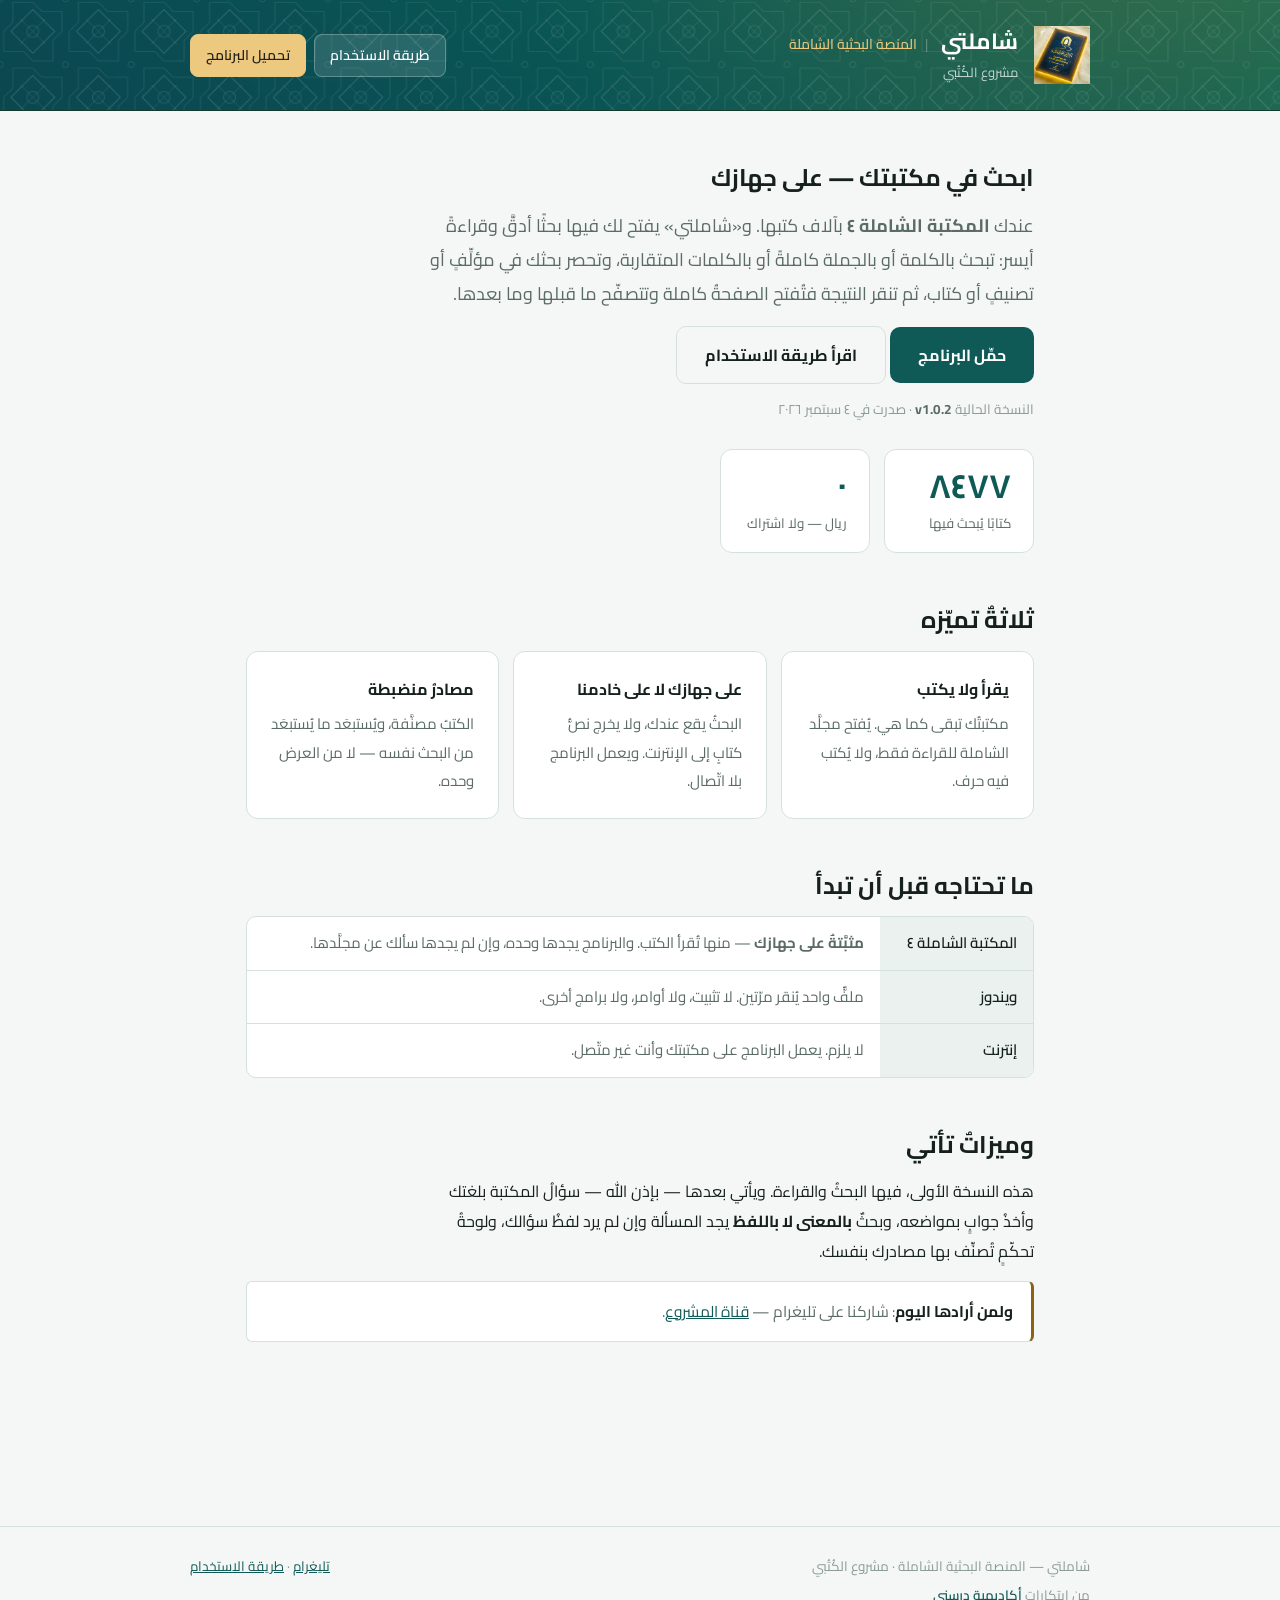
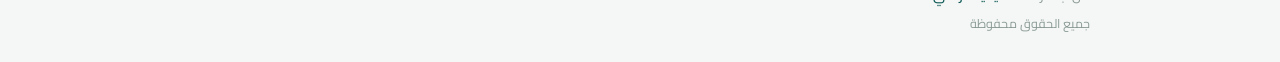
<file: index.html>
<!doctype html>
<html lang="ar" dir="rtl">
<head>
<meta charset="utf-8">
<meta name="viewport" content="width=device-width, initial-scale=1">
<title>شاملتي — المنصة البحثية الشاملة</title>
<meta name="description" content="برنامجٌ يبحث في مكتبتك من المكتبة الشاملة ٤ على جهازك: بحثٌ لفظيّ دقيق، وقراءةٌ للصفحة كاملة، ومصادرُ منضبطة. ملفٌّ واحد يُنقر مرّتين.">
<meta property="og:title" content="شاملتي — المنصة البحثية الشاملة">
<meta property="og:description" content="ابحث في مكتبتك من الشاملة ٤ على جهازك. ملفٌّ واحد، بلا تثبيت، وبلا إنترنت.">
<meta property="og:type" content="website">
<link rel="stylesheet" href="./brand.css">
<link rel="icon" href="./assets/logo.png">
</head>
<body>

<header class="site-head">
  <div class="row">
    <img src="./assets/logo.png" alt="شاملتي" width="317" height="331">
    <div>
      <h1>شاملتي <span class="t">المنصة البحثية الشاملة</span></h1>
      <p class="by">مشروع الكُتُبي</p>
    </div>
    <nav class="site-nav">
      <a href="./how.html">طريقة الاستخدام</a>
      <a class="cta" href="./how.html#download">تحميل البرنامج</a>
    </nav>
  </div>
</header>

<div class="wrap">

<section>
  <h2>ابحث في مكتبتك — على جهازك</h2>
  <p class="lede">
    عندك <strong>المكتبة الشاملة ٤</strong> بآلاف كتبها. و«شاملتي» يفتح لك فيها
    بحثًا أدقَّ وقراءةً أيسر: تبحث بالكلمة أو بالجملة كاملةً أو بالكلمات
    المتقاربة، وتحصر بحثك في مؤلِّفٍ أو تصنيفٍ أو كتاب، ثم تنقر النتيجة فتُفتح
    الصفحةُ كاملة وتتصفّح ما قبلها وما بعدها.
  </p>
  <p>
    <a class="btn" href="./how.html#download">حمِّل البرنامج</a>
    <a class="btn ghost" href="./how.html">اقرأ طريقة الاستخدام</a>
  </p>

  <p class="ver">
    النسخة الحالية <b id="verTag">v1.0.2</b> · صدرت في <span id="verDate">٤ سبتمبر ٢٠٢٦</span>
  </p>

  <div class="stats">
    <div class="stat" id="dlStat" hidden>
      <b id="dlCount">—</b>
      <span>مرّة حُمِّل البرنامج</span>
    </div>
    <div class="stat">
      <b>٨٤٧٧</b>
      <span>كتابًا يُبحث فيها</span>
    </div>
    <div class="stat">
      <b>٠</b>
      <span>ريال — ولا اشتراك</span>
    </div>
  </div>
</section>

<section>
  <h2>ثلاثةٌ تميّزه</h2>
  <div class="grid">
    <div class="card">
      <h3>يقرأ ولا يكتب</h3>
      <p>مكتبتُك تبقى كما هي. يُفتح مجلَّد الشاملة للقراءة فقط، ولا يُكتب فيه حرف.</p>
    </div>
    <div class="card">
      <h3>على جهازك لا على خادمنا</h3>
      <p>البحثُ يقع عندك، ولا يخرج نصُّ كتابٍ إلى الإنترنت. ويعمل البرنامج بلا اتّصال.</p>
    </div>
    <div class="card">
      <h3>مصادرُ منضبطة</h3>
      <p>الكتبُ مصنَّفة، ويُستبعَد ما يُستبعَد من البحث نفسه — لا من العرض وحده.</p>
    </div>
  </div>
</section>

<section>
  <h2>ما تحتاجه قبل أن تبدأ</h2>
  <div class="tablewrap">
    <table>
      <tbody>
        <tr>
          <th scope="row">المكتبة الشاملة ٤</th>
          <td><strong>مثبَّتةٌ على جهازك</strong> — منها تُقرأ الكتب. والبرنامج يجدها وحده، وإن لم يجدها سألك عن مجلَّدها.</td>
        </tr>
        <tr>
          <th scope="row">ويندوز</th>
          <td>ملفٌّ واحد يُنقر مرّتين. لا تثبيت، ولا أوامر، ولا برامج أخرى.</td>
        </tr>
        <tr>
          <th scope="row">إنترنت</th>
          <td>لا يلزم. يعمل البرنامج على مكتبتك وأنت غير متّصل.</td>
        </tr>
      </tbody>
    </table>
  </div>
</section>

<section>
  <h2>وميزاتٌ تأتي</h2>
  <p>
    هذه النسخة الأولى، فيها البحثُ والقراءة. ويأتي بعدها — بإذن الله — سؤالُ
    المكتبة بلغتك وأخذُ جوابٍ بمواضعه، وبحثٌ <strong>بالمعنى لا باللفظ</strong>
    يجد المسألة وإن لم يرد لفظُ سؤالك، ولوحةُ تحكّمٍ تُصنِّف بها مصادرك بنفسك.
  </p>
  <div class="note">
    <p>
      <strong>ولمن أرادها اليوم</strong>: شاركنا على تليغرام —
      <a href="https://t.me/DRRESNiChannel">قناة المشروع</a>.
    </p>
  </div>
</section>

</div>

<footer class="site">
  <div class="row">
    <div>
      <div>شاملتي — المنصة البحثية الشاملة · مشروع الكُتُبي</div>
      <div class="from">من ابتكارات <a href="https://drresni.com">أكاديمية درسني</a></div>
      <div class="rights">جميع الحقوق محفوظة</div>
    </div>
    <span><a href="https://t.me/DRRESNiChannel">تليغرام</a> · <a href="./how.html">طريقة الاستخدام</a></span>
  </div>
</footer>

<script>
/* عدّادُ التنزيلات: مجموعُ مرفقات كل الإصدارات من واجهة غيت هَب.
   ويُخفى العدّادُ عند التعذّر أو عند الصفر — فرقمٌ خاطئ أسوأُ من لا رقم. */
(function () {
  var box = document.getElementById("dlStat");
  var out = document.getElementById("dlCount");
  if (!box || !out) return;
  fetch("https://api.github.com/repos/aburaji/shamelaty-app/releases", {
    headers: { accept: "application/vnd.github+json" }
  })
    .then(function (r) { return r.ok ? r.json() : Promise.reject(r.status); })
    .then(function (rels) {
      var n = 0;
      (rels || []).forEach(function (rel) {
        (rel.assets || []).forEach(function (a) { n += a.download_count || 0; });
      });
      if (!n) return;
      out.textContent = n.toLocaleString("ar-EG");
      box.hidden = false;
    })
    .catch(function () { /* الصفحة كاملةٌ بدونه */ });
})();
</script>
<script>
/* رقمُ الإصدار وتاريخُه من غيت هَب. والمكتوبُ في الصفحة احتياطٌ يُقرأ عند
   التعذّر — فلا يبقى المكانُ فارغًا ولا يُكتب فيه خطأ. */
(function () {
  var t = document.getElementById("verTag");
  var d = document.getElementById("verDate");
  if (!t || !d) return;
  fetch("https://api.github.com/repos/aburaji/shamelaty-app/releases/latest", {
    headers: { accept: "application/vnd.github+json" }
  })
    .then(function (r) { return r.ok ? r.json() : Promise.reject(r.status); })
    .then(function (rel) {
      if (rel.tag_name) t.textContent = rel.tag_name;
      var x = rel.published_at ? new Date(rel.published_at) : null;
      if (x && !isNaN(x.getTime())) {
        d.textContent = x.toLocaleDateString("ar-EG", { year: "numeric", month: "long", day: "numeric" });
      }
    })
    .catch(function () { /* المكتوبُ في الصفحة يكفي */ });
})();
</script>
</body>
</html>
</file>
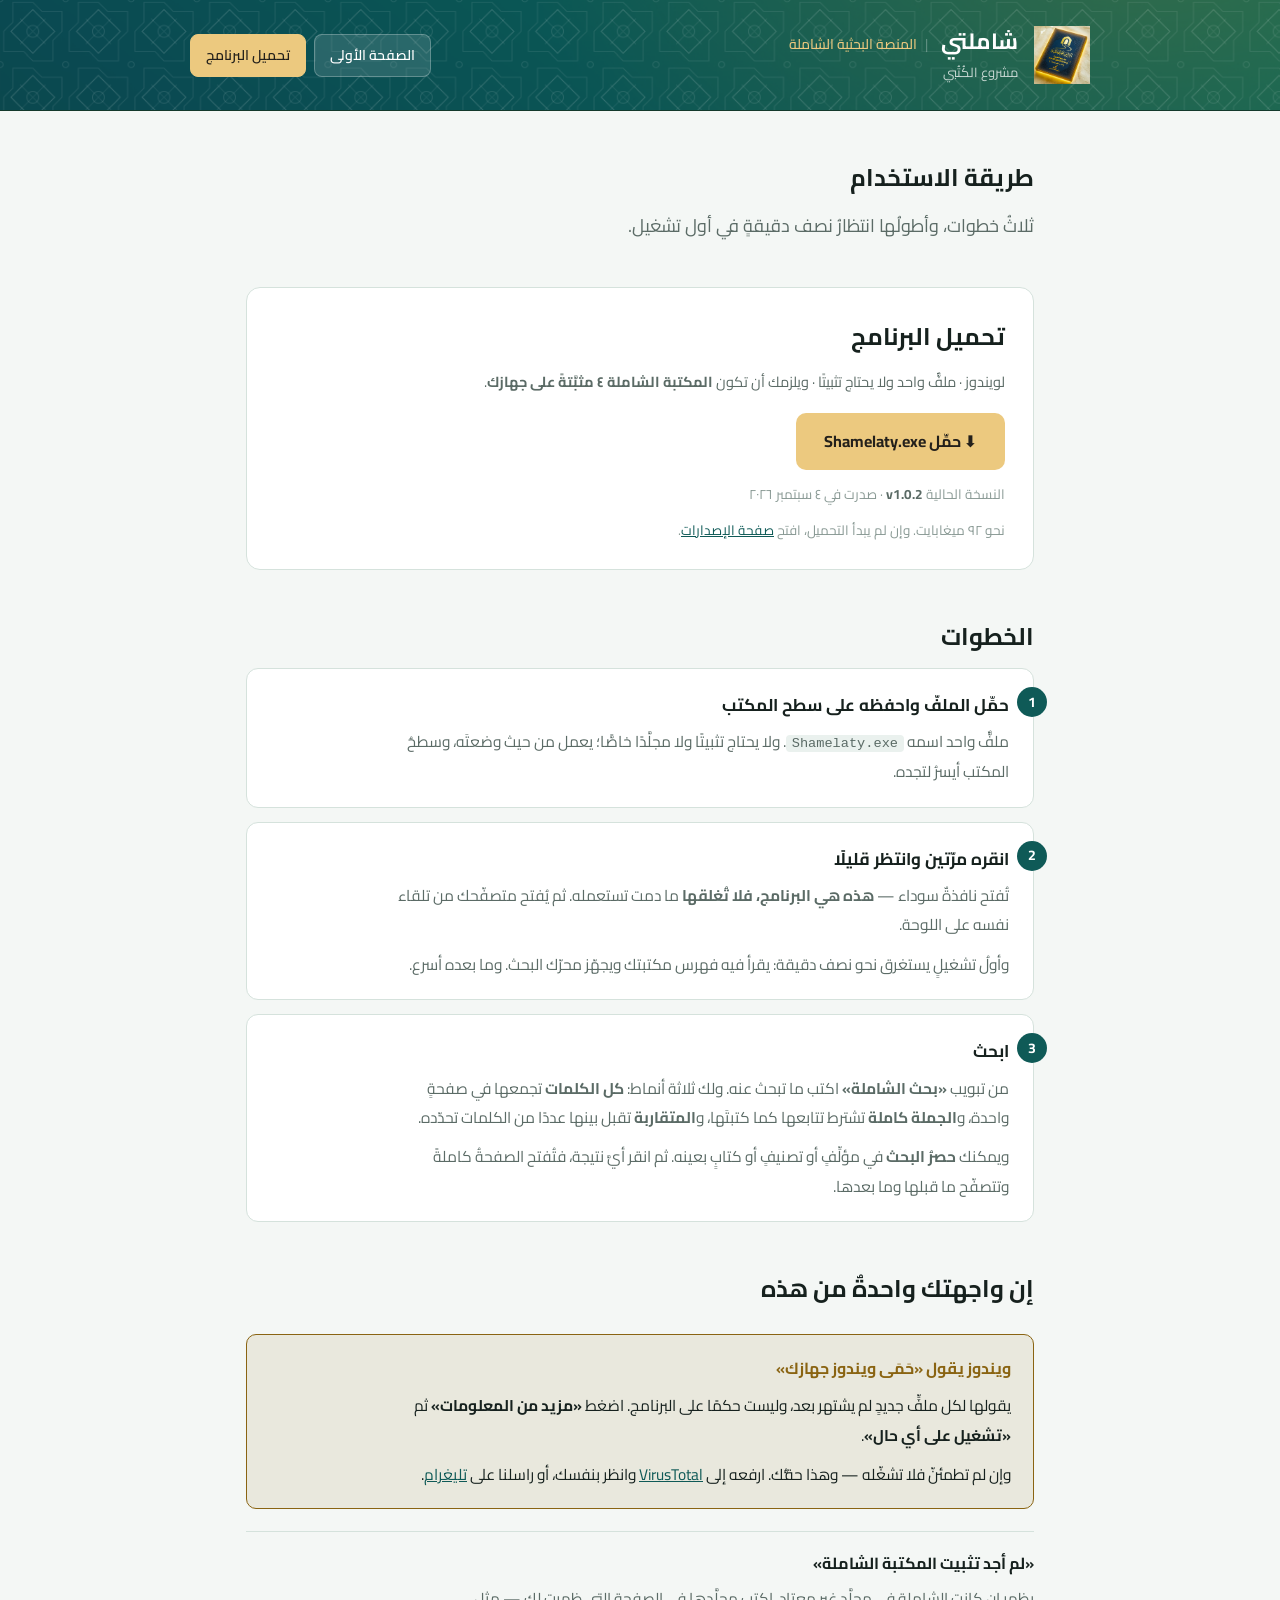
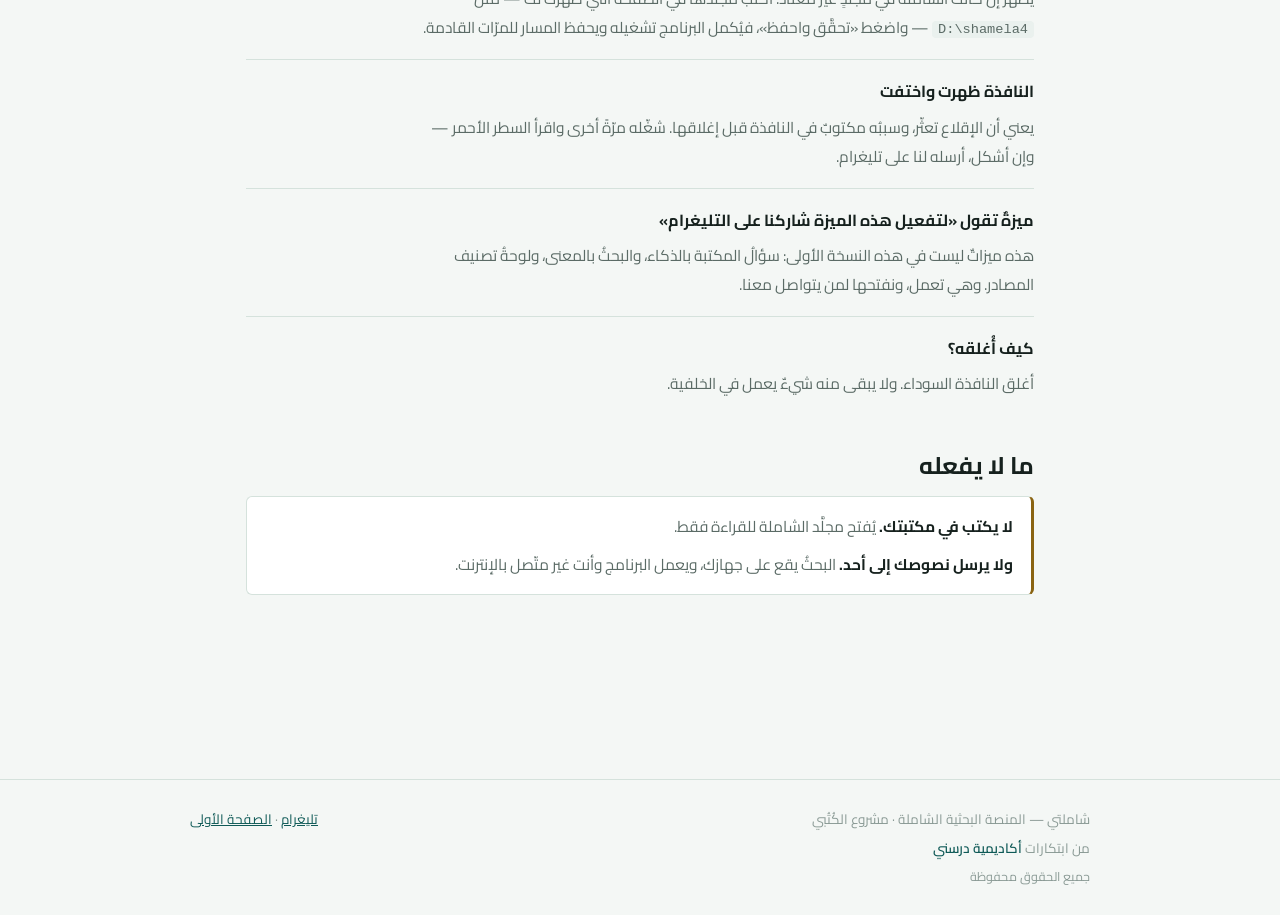
<file: how.html>
<!doctype html>
<html lang="ar" dir="rtl">
<head>
<meta charset="utf-8">
<meta name="viewport" content="width=device-width, initial-scale=1">
<title>طريقة الاستخدام — شاملتي</title>
<meta name="description" content="خطواتُ تشغيل «شاملتي»: حمِّل الملفّ، انقره مرّتين، فتُفتح اللوحة في متصفحك وتبحث في مكتبتك من الشاملة ٤.">
<link rel="stylesheet" href="./brand.css">
<link rel="icon" href="./assets/logo.png">
<style>
  .dl { background: var(--surface); border: 1px solid var(--line); border-radius: 14px;
        padding: 26px 28px; margin: 26px 0; }
  .dl h2 { margin: 0 0 8px; }
  .dl .meta { font-size: 13.5px; color: var(--ink-3); margin: 12px 0 0; }
  .dl .req { font-size: 14.5px; color: var(--ink-2); margin: 0 0 18px; }
  .warnbox { border: 1px solid var(--warn); background: color-mix(in srgb, var(--warn) 10%, transparent);
             border-radius: 10px; padding: 18px 22px; margin: 22px 0; }
  .warnbox h3 { margin: 0 0 8px; font-size: 16px; color: var(--warn); }
  .warnbox p { margin: 0 0 10px; font-size: 15.5px; }
  .warnbox p:last-child { margin: 0; }
  .faq { border-top: 1px solid var(--line); padding-top: 16px; margin-top: 16px; }
  .faq:first-of-type { border-top: 0; }
  .faq h3 { margin: 0 0 6px; font-size: 16px; }
  .faq p { margin: 0; color: var(--ink-2); font-size: 15.5px; }
</style>
</head>
<body>

<header class="site-head">
  <div class="row">
    <img src="./assets/logo.png" alt="شاملتي" width="317" height="331">
    <div>
      <h1>شاملتي <span class="t">المنصة البحثية الشاملة</span></h1>
      <p class="by">مشروع الكُتُبي</p>
    </div>
    <nav class="site-nav">
      <a href="./index.html">الصفحة الأولى</a>
      <a class="cta" href="#download">تحميل البرنامج</a>
    </nav>
  </div>
</header>

<div class="wrap">

<section>
  <h2>طريقة الاستخدام</h2>
  <p class="lede">
    ثلاثُ خطوات، وأطولُها انتظارُ نصف دقيقةٍ في أول تشغيل.
  </p>
</section>

<section id="download">
  <div class="dl">
    <h2>تحميل البرنامج</h2>
    <p class="req">
      لويندوز · ملفٌّ واحد ولا يحتاج تثبيتًا · ويلزمك أن تكون
      <strong>المكتبة الشاملة ٤ مثبَّتةً على جهازك</strong>.
    </p>
    <a class="btn gold" id="dl" href="https://github.com/aburaji/shamelaty-app/releases/latest/download/Shamelaty.exe">
      ⬇ حمِّل Shamelaty.exe
    </a>
    <p class="ver">
      النسخة الحالية <b id="verTag">v1.0.2</b> · صدرت في <span id="verDate">٤ سبتمبر ٢٠٢٦</span>
    </p>
    <p class="meta">
      نحو ٩٢ ميغابايت. وإن لم يبدأ التحميل، افتح
      <a href="https://github.com/aburaji/shamelaty-app/releases/latest">صفحة الإصدارات</a>.
    </p>
  </div>
</section>

<section>
  <h2>الخطوات</h2>
  <div class="steps">

    <div class="step">
      <h3>حمِّل الملفّ واحفظه على سطح المكتب</h3>
      <p>
        ملفٌّ واحد اسمه <code>Shamelaty.exe</code>. ولا يحتاج تثبيتًا ولا مجلَّدًا
        خاصًّا؛ يعمل من حيث وضعتَه، وسطحُ المكتب أيسرُ لتجده.
      </p>
    </div>

    <div class="step">
      <h3>انقره مرّتين وانتظر قليلًا</h3>
      <p>
        تُفتح نافذةٌ سوداء — <strong>هذه هي البرنامج، فلا تُغلقها</strong> ما دمت
        تستعمله. ثم يُفتح متصفّحك من تلقاء نفسه على اللوحة.
      </p>
      <p>
        وأولُ تشغيلٍ يستغرق نحو نصف دقيقة: يقرأ فيه فهرس مكتبتك ويجهّز محرّك
        البحث. وما بعده أسرع.
      </p>
    </div>

    <div class="step">
      <h3>ابحث</h3>
      <p>
        من تبويب <strong>«بحث الشاملة»</strong> اكتب ما تبحث عنه. ولك ثلاثة
        أنماط: <strong>كل الكلمات</strong> تجمعها في صفحةٍ واحدة،
        و<strong>الجملة كاملة</strong> تشترط تتابعها كما كتبتَها،
        و<strong>المتقاربة</strong> تقبل بينها عددًا من الكلمات تحدّده.
      </p>
      <p>
        ويمكنك <strong>حصرُ البحث</strong> في مؤلِّفٍ أو تصنيفٍ أو كتابٍ بعينه.
        ثم انقر أيَّ نتيجة، فتُفتح الصفحةُ كاملةً وتتصفّح ما قبلها وما بعدها.
      </p>
    </div>

  </div>
</section>

<section>
  <h2>إن واجهتك واحدةٌ من هذه</h2>

  <div class="warnbox">
    <h3>ويندوز يقول «حَمَى ويندوز جهازك»</h3>
    <p>
      يقولها لكل ملفٍّ جديدٍ لم يشتهر بعد، وليست حكمًا على البرنامج. اضغط
      <strong>«مزيد من المعلومات»</strong> ثم <strong>«تشغيل على أي حال»</strong>.
    </p>
    <p>
      وإن لم تطمئنّ فلا تشغّله — وهذا حقُّك. ارفعه إلى
      <a href="https://www.virustotal.com/">VirusTotal</a> وانظر بنفسك، أو
      راسلنا على <a href="https://t.me/DRRESNiChannel">تليغرام</a>.
    </p>
  </div>

  <div class="faq">
    <h3>«لم أجد تثبيت المكتبة الشاملة»</h3>
    <p>
      يظهر إن كانت الشاملة في مجلَّدٍ غير معتاد. اكتب مجلَّدها في الصفحة التي
      ظهرت لك — مثل <code>D:\shamela4</code> — واضغط «تحقَّق واحفظ»، فيُكمل
      البرنامج تشغيله ويحفظ المسار للمرّات القادمة.
    </p>
  </div>

  <div class="faq">
    <h3>النافذة ظهرت واختفت</h3>
    <p>
      يعني أن الإقلاع تعثّر، وسببُه مكتوبٌ في النافذة قبل إغلاقها. شغّله مرّةً
      أخرى واقرأ السطر الأحمر — وإن أشكل، أرسله لنا على تليغرام.
    </p>
  </div>

  <div class="faq">
    <h3>ميزةٌ تقول «لتفعيل هذه الميزة شاركنا على التليغرام»</h3>
    <p>
      هذه ميزاتٌ ليست في هذه النسخة الأولى: سؤالُ المكتبة بالذكاء، والبحثُ
      بالمعنى، ولوحةُ تصنيف المصادر. وهي تعمل، ونفتحها لمن يتواصل معنا.
    </p>
  </div>

  <div class="faq">
    <h3>كيف أُغلقه؟</h3>
    <p>أغلق النافذة السوداء. ولا يبقى منه شيءٌ يعمل في الخلفية.</p>
  </div>
</section>

<section>
  <h2>ما لا يفعله</h2>
  <div class="note">
    <p>
      <strong>لا يكتب في مكتبتك.</strong> يُفتح مجلَّد الشاملة للقراءة فقط.
    </p>
    <p>
      <strong>ولا يرسل نصوصك إلى أحد.</strong> البحثُ يقع على جهازك، ويعمل
      البرنامج وأنت غير متّصل بالإنترنت.
    </p>
  </div>
</section>

</div>

<footer class="site">
  <div class="row">
    <div>
      <div>شاملتي — المنصة البحثية الشاملة · مشروع الكُتُبي</div>
      <div class="from">من ابتكارات <a href="https://drresni.com">أكاديمية درسني</a></div>
      <div class="rights">جميع الحقوق محفوظة</div>
    </div>
    <span><a href="https://t.me/DRRESNiChannel">تليغرام</a> · <a href="./index.html">الصفحة الأولى</a></span>
  </div>
</footer>

<script>
/* رقمُ الإصدار وتاريخُه من غيت هَب. والمكتوبُ في الصفحة احتياطٌ يُقرأ عند
   التعذّر — فلا يبقى المكانُ فارغًا ولا يُكتب فيه خطأ. */
(function () {
  var t = document.getElementById("verTag");
  var d = document.getElementById("verDate");
  if (!t || !d) return;
  fetch("https://api.github.com/repos/aburaji/shamelaty-app/releases/latest", {
    headers: { accept: "application/vnd.github+json" }
  })
    .then(function (r) { return r.ok ? r.json() : Promise.reject(r.status); })
    .then(function (rel) {
      if (rel.tag_name) t.textContent = rel.tag_name;
      var x = rel.published_at ? new Date(rel.published_at) : null;
      if (x && !isNaN(x.getTime())) {
        d.textContent = x.toLocaleDateString("ar-EG", { year: "numeric", month: "long", day: "numeric" });
      }
    })
    .catch(function () { /* المكتوبُ في الصفحة يكفي */ });
})();
</script>
</body>
</html>
</file>
<file: brand.css>
/* هُوية «شاملتي» — تشترك فيها صفحات الموقع.
   الألوان مقيسةٌ من صورة الترويسة نفسها: طرفُها #0F5A57 وأيمنُها #246A50. */

@font-face {
  font-family: "Cairo";
  font-style: normal;
  font-weight: 400 700;
  font-display: swap;
  src: url("./assets/fonts/cairo-arabic.woff2") format("woff2");
  unicode-range: U+0600-06FF, U+0750-077F, U+0870-088E, U+0890-0891, U+0897-08E1,
    U+08E3-08FF, U+200C-200E, U+2010-2011, U+204F, U+2E41, U+FB50-FDFF,
    U+FE70-FE74, U+FE76-FEFC;
}
@font-face {
  font-family: "Cairo";
  font-style: normal;
  font-weight: 400 700;
  font-display: swap;
  src: url("./assets/fonts/cairo-latin.woff2") format("woff2");
  unicode-range: U+0000-00FF, U+0131, U+0152-0153, U+02BB-02BC, U+02C6, U+02DA,
    U+02DC, U+2000-206F, U+20AC, U+2122, U+2212, U+FEFF, U+FFFD;
}

:root {
  color-scheme: light dark;
  --teal: #0f5a57;
  --green: #246a50;
  --gold: #ecc97f;
  --bg: #f4f7f5;
  --surface: #ffffff;
  --surface-2: #eaf1ee;
  --line: #d5e2dc;
  --ink: #16211e;
  --ink-2: #5b6b66;
  --ink-3: #8a9a95;
  --warn: #8a6412;
  --display: "Cairo", "Segoe UI", Tahoma, sans-serif;
  --body: "Cairo", "Segoe UI", Tahoma, system-ui, sans-serif;
  --mono: ui-monospace, Consolas, "Courier New", monospace;
  --pad: clamp(20px, 5vw, 56px);
}

@media (prefers-color-scheme: dark) {
  :root:not([data-theme="light"]) {
    --gold: #e6c079;
    --bg: #0e1614;
    --surface: #14201e;
    --surface-2: #1b2b28;
    --line: #263a36;
    --ink: #e3ede9;
    --ink-2: #9ab0aa;
    --ink-3: #74857f;
    --warn: #d9a940;
  }
}

* { box-sizing: border-box; }

body {
  margin: 0;
  background: var(--bg);
  color: var(--ink);
  direction: rtl;
  font-family: var(--body);
  font-size: 16px;
  line-height: 1.9;
  -webkit-font-smoothing: antialiased;
}

h1, h2, h3 { font-family: var(--display); font-weight: 700; text-wrap: balance; }

a { color: var(--teal); }
@media (prefers-color-scheme: dark) { :root:not([data-theme="light"]) a { color: #58bda6; } }

.wrap { max-width: 900px; margin: 0 auto; padding: 0 var(--pad) 80px; }

/* ── الترويسة ── */
.site-head {
  background: var(--teal) url("./assets/header-bg.png") center / cover no-repeat;
  padding: 26px var(--pad);
  border-bottom: 1px solid color-mix(in srgb, var(--green) 55%, #000);
}
.site-head .row { max-width: 900px; margin: 0 auto; display: flex; align-items: center; gap: 16px; flex-wrap: wrap; }
.site-head img { height: 58px; width: auto; display: block; flex: none; }
.site-head h1 { margin: 0; font-size: 22px; color: #fff; line-height: 1.4; }
.site-head h1 .t { font-size: 14px; font-weight: 500; color: var(--gold); margin-inline-start: 8px; }
.site-head h1 .t::before { content: "|"; color: rgba(255,255,255,.3); margin-inline-end: 8px; font-weight: 400; }
.site-head .by { margin: 3px 0 0; font-size: 13px; color: rgba(255,255,255,.75); }
.site-nav { margin-inline-start: auto; display: flex; gap: 8px; flex-wrap: wrap; }
.site-nav a {
  color: #fff; text-decoration: none; font-size: 14px; font-weight: 600;
  padding: 7px 15px; border-radius: 8px; background: rgba(255,255,255,.13);
  border: 1px solid rgba(255,255,255,.26);
}
.site-nav a:hover { background: rgba(255,255,255,.22); }
.site-nav a.cta { background: var(--gold); color: #23201b; border-color: var(--gold); }

/* رقمُ الإصدار تحت زرّ التحميل — خبرٌ لا دعوة، فيُهمَس ولا يُصاح. */
.ver {
  margin: 13px 0 0; font-size: 13.5px; color: var(--ink-3); line-height: 1.7;
}
.ver b {
  font-family: var(--display); font-weight: 700; color: var(--ink-2);
  font-variant-numeric: tabular-nums; direction: ltr; unicode-bidi: isolate;
  display: inline-block;
}

/* ── أرقامٌ في الصفحة الأولى ──
   حقيقيّةٌ كلُّها: التنزيلاتُ من غيت هَب، والكتبُ من عدّ المكتبة. */
.stats {
  display: flex; gap: 14px; flex-wrap: wrap; margin: 28px 0 0;
}
.stat {
  background: var(--surface); border: 1px solid var(--line); border-radius: 12px;
  padding: 16px 22px; min-width: 150px; flex: 0 1 auto;
}
.stat[hidden] { display: none !important; }
.stat b {
  display: block; font-family: var(--display); font-weight: 700;
  font-size: clamp(26px, 4vw, 34px); line-height: 1.2; color: var(--teal);
  font-variant-numeric: tabular-nums;
}
.stat span { display: block; margin-top: 4px; font-size: 13.5px; color: var(--ink-2); }

/* ── عناصر مشتركة ── */
section { margin: 44px 0; }
h2 { font-size: clamp(19px, 3vw, 24px); margin: 0 0 8px; }
h3 { font-size: 17px; margin: 26px 0 6px; }
p { margin: 0 0 14px; max-width: 68ch; }
.lede { font-size: 18px; color: var(--ink-2); max-width: 62ch; }

.btn {
  display: inline-flex; align-items: center; gap: 9px;
  background: var(--teal); color: #fff; text-decoration: none;
  padding: 13px 28px; border-radius: 10px; font-weight: 700; font-size: 16px;
  border: 0; cursor: pointer;
}
.btn:hover { background: var(--green); }
.btn.gold { background: var(--gold); color: #23201b; }
.btn.ghost { background: transparent; color: var(--ink); border: 1px solid var(--line); }

.card { background: var(--surface); border: 1px solid var(--line); border-radius: 12px; padding: 22px 24px; }
.grid { display: grid; gap: 14px; grid-template-columns: repeat(auto-fit, minmax(240px, 1fr)); }
.grid .card h3 { margin: 0 0 6px; font-size: 16px; }
.grid .card p { margin: 0; font-size: 15px; color: var(--ink-2); }

.note {
  border: 1px solid var(--line); border-inline-start: 3px solid var(--warn);
  background: var(--surface); border-radius: 6px; padding: 15px 18px; margin: 0 0 15px;
}
.note strong { color: var(--ink); }
.note p { margin: 0; color: var(--ink-2); font-size: 15.5px; }
.note p + p { margin-top: 8px; }

code { font-family: var(--mono); font-size: .88em; background: var(--surface-2);
  padding: 1px 6px; border-radius: 4px; direction: ltr; unicode-bidi: isolate; }

.steps { counter-reset: s; display: flex; flex-direction: column; gap: 14px; }
.step { background: var(--surface); border: 1px solid var(--line); border-radius: 12px; padding: 20px 24px; position: relative; }
.step::before {
  counter-increment: s; content: counter(s);
  position: absolute; inset-inline-start: -14px; top: 18px;
  width: 30px; height: 30px; border-radius: 50%;
  background: var(--teal); color: #fff;
  display: grid; place-items: center; font-family: var(--display); font-weight: 700; font-size: 14px;
}
.step h3 { margin: 0 0 6px; font-size: 17px; }
.step p { margin: 0 0 10px; color: var(--ink-2); font-size: 15.5px; }
.step p:last-child { margin-bottom: 0; }
.step img { max-width: 100%; border: 1px solid var(--line); border-radius: 8px; margin-top: 10px; }
@media (max-width: 720px) { .step::before { inset-inline-start: auto; inset-inline-end: -10px; } }

table { width: 100%; border-collapse: collapse; font-size: 15px; }
.tablewrap { overflow-x: auto; border: 1px solid var(--line); border-radius: 10px; background: var(--surface); }
th, td { padding: 12px 16px; text-align: right; border-bottom: 1px solid var(--line); vertical-align: top; }
thead th { background: var(--surface-2); font-size: 13px; color: var(--ink-2); }
tbody tr:last-child th, tbody tr:last-child td { border-bottom: 0; }
tbody th { font-weight: 600; background: var(--surface-2); }
td { color: var(--ink-2); }

footer.site {
  border-top: 1px solid var(--line); margin-top: 60px; padding: 26px var(--pad);
  color: var(--ink-3); font-size: 13.5px;
}
footer.site .row { max-width: 900px; margin: 0 auto; display: flex; gap: 16px;
  flex-wrap: wrap; justify-content: space-between; align-items: flex-start; line-height: 2; }
footer.site .from { margin-top: 2px; }
footer.site .from a { color: var(--teal); font-weight: 600; text-decoration: none; }
footer.site .from a:hover { text-decoration: underline; }
footer.site .rights { margin-top: 2px; font-size: 12.5px; color: var(--ink-3); }
@media (prefers-reduced-motion: reduce) { * { animation: none !important; transition: none !important; } }
</file>
